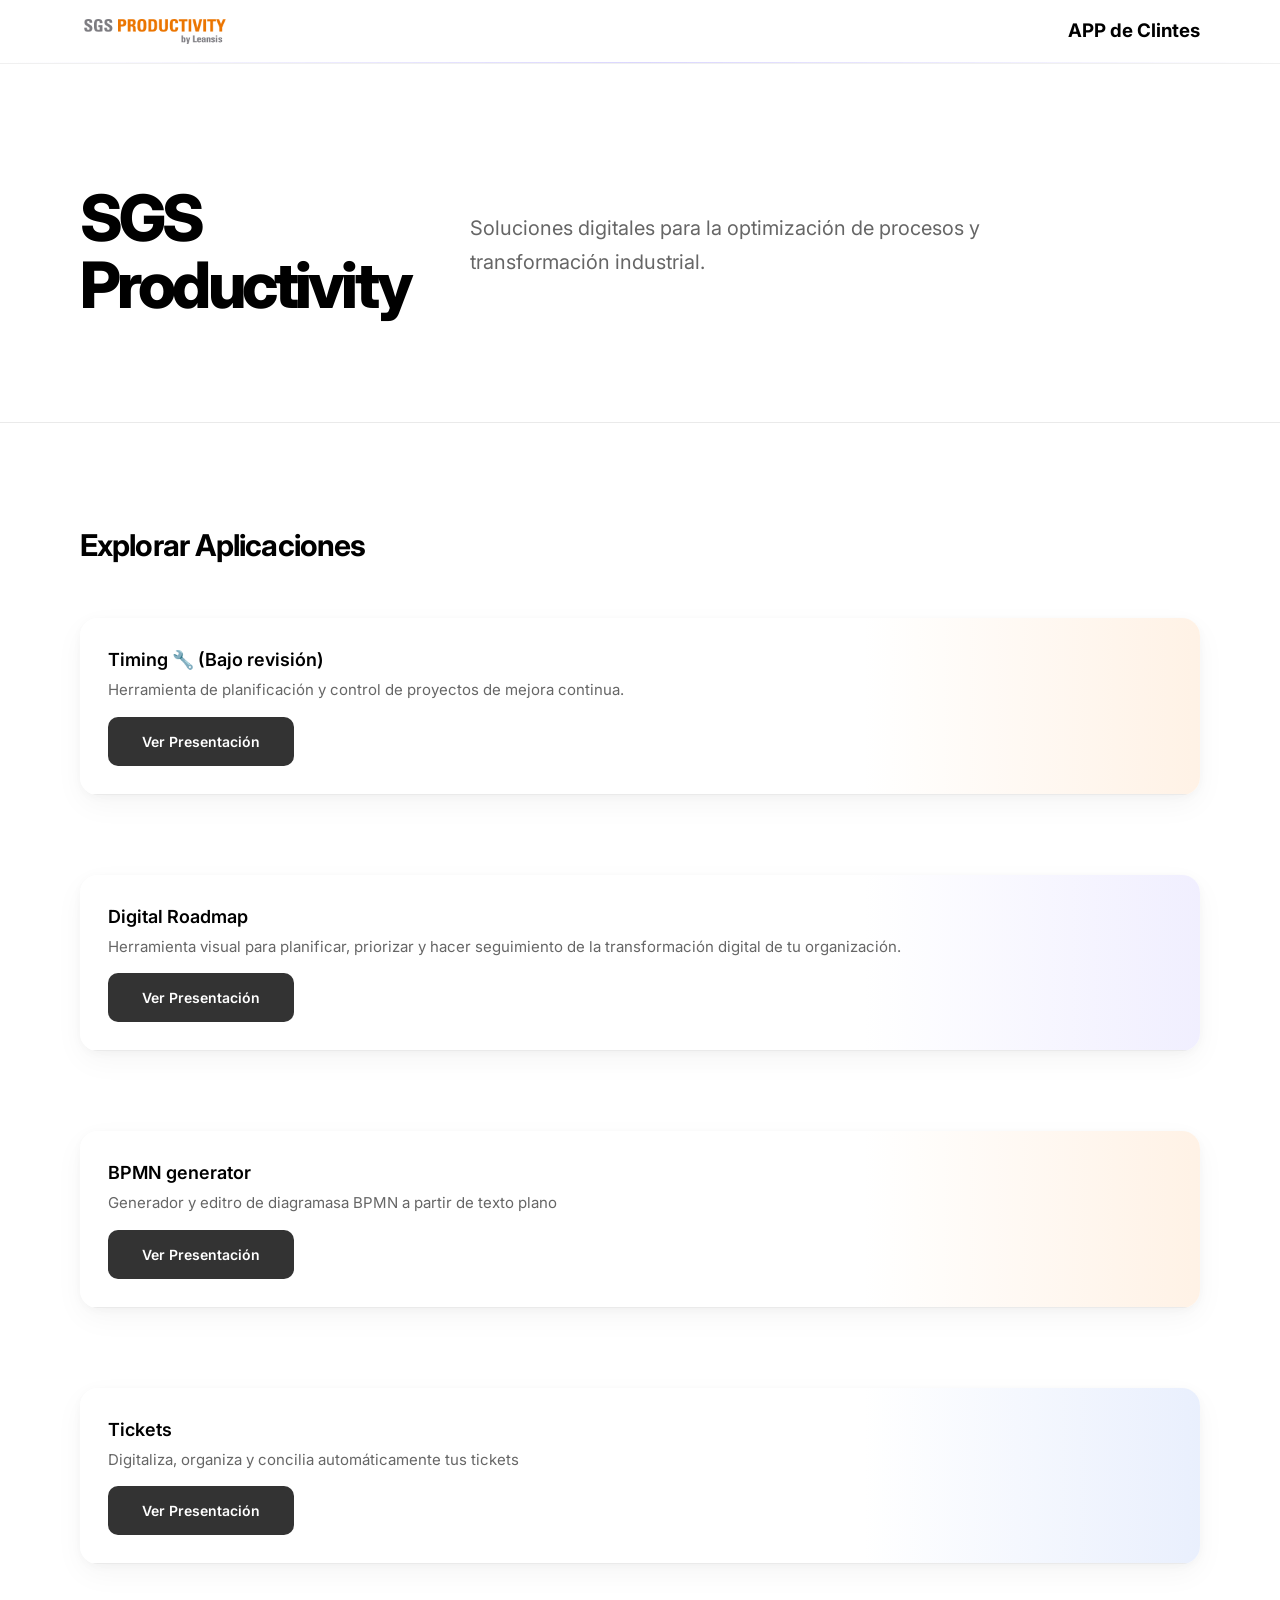
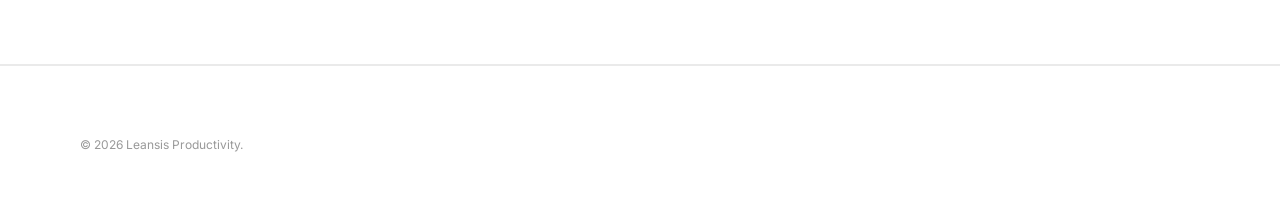
<file: index.html>
<!DOCTYPE html>
<html lang="es">
<head>
    <meta charset="UTF-8">
    <meta name="viewport" content="width=device-width, initial-scale=1.0">
    <title>Leansis Productivity | Consultores</title>
    <link rel="stylesheet" href="style.css">
    <link rel="preconnect" href="https://fonts.googleapis.com">
    <link rel="preconnect" href="https://fonts.gstatic.com" crossorigin>
    <link href="https://fonts.googleapis.com/css2?family=Inter:wght@400;500;600;700;800&family=JetBrains+Mono:wght@400;500&display=swap" rel="stylesheet">
</head>
<body>
    <!-- Navigation -->
    <nav class="nav">
        <div class="nav-container" style="display:flex; flex-direction:row; justify-content:space-between; ">
            <img src="imagenes/logo.png" alt="leansis" class="imagenlogo">
            <a href="https://leansis.github.io/clientes/index.html"><h3>APP de Clintes</h3></a>
        </div>
    </nav>

    <main>
        <section class="hero">
            <div class="hero-container">
                <h1>SGS<br></b>Productivity</h1>
                <p>Soluciones digitales para la optimización de procesos y transformación industrial.</p>
            </div>
        </section>

        <section class="screenshots-section">
            <div class="section-title text-center">
                <h2>Explorar Aplicaciones</h2>
            </div>
            <div class="screenshots-grid"> 
                <!-- Timing Card --> 
                <div class="screenshot-container reveal timing-theme"> 
                    <div class="screenshot-info"> 
                        <h3>Timing 🔧 (Bajo revisión)</h3> 
                        <p>Herramienta de planificación y control de proyectos de mejora continua.</p> 
                        <a href="timing.html" class="cta-button" style="margin-top: 15px; background: #333;">Ver Presentación</a> 
                    </div> 
                </div> 
                <!-- Roadmap Card --> 
                <div class="screenshot-container reveal roadmap-theme"> 
                    <div class="screenshot-info"> 
                        <h3>Digital Roadmap</h3> 
                        <p>Herramienta visual para planificar, priorizar y hacer seguimiento de la transformación digital de tu organización.</p> 
                        <a href="roadmap.html" class="cta-button" style="margin-top: 15px; background: #333;">Ver Presentación</a> 
                    </div> 
                </div>

                <!-- BPMN generator Card -->
                <div class="screenshot-container reveal bpmnG-theme">
                    <div class="screenshot-info">
                        <h3>BPMN generator</h3>
                        <p>Generador y editro de diagramasa BPMN a partir de texto plano</p>
                        <a href="bpmnG.html" class="cta-button" style="margin-top: 15px; background: #333;">Ver Presentación</a>
                    </div>
                </div>

                <!-- Tickets Card -->
                <div class="screenshot-container reveal tickets-theme">
                    <div class="screenshot-info">
                        <h3>Tickets</h3>
                        <p>Digitaliza, organiza y concilia automáticamente tus tickets</p>
                        <a href="tickets.html" class="cta-button" style="margin-top: 15px; background: #333;">Ver Presentación</a>
                    </div>
                </div>

            </div>            
        </section>
    </main>

    <!-- Footer -->
    <footer class="footer">
        <div class="footer-container">
            <div class="copyright">© <span id="year"></span> Leansis Productivity.</div>
        </div>
    </footer>

    <script src="script.js"></script>
</body>
</html>
</file>
<file: style.css>
:root {
    --bg-color: #ffffff;
    --text-color: #000000;
    --muted-color: #666666;
    --border-color: #eaeaea;
    --accent-border: #dddddd;

    --font-sans: "Inter", -apple-system, BlinkMacSystemFont, "Segoe UI", Roboto, Helvetica, Arial, sans-serif;
    --font-mono: "JetBrains Mono", ui-monospace, SFMono-Regular, monospace;
}

.roadmap-theme {
    --accent: #6d5dfc;
    --accent-light: #f3f1ff;
    --accent-soft: rgba(109, 93, 252, 0.12);
}

.timing-theme {
    --accent: #ff7b00;
    --accent-light: #fff5eb;
    --accent-soft: rgba(255, 123, 0, 0.12);
}

.bpmnG-theme {
    --accent: #ff7b00;
    --accent-light: #fff5eb;
    --accent-soft: rgba(255, 123, 0, 0.12);
}

.tickets-theme {
    --accent: #2563eb;
    --accent-light: #eff6ff;
    --accent-soft: rgba(37, 99, 235, 0.12);
}

* {
    margin: 0;
    padding: 0;
    box-sizing: border-box;
}

html {
    scroll-behavior: smooth;
}

body {
    background-color: var(--bg-color);
    color: var(--text-color);
    font-family: var(--font-sans);
    -webkit-font-smoothing: antialiased;
    line-height: 1.5;
}

a {
    text-decoration: none;
    color: inherit;
    transition:
        transform .25s ease,
        opacity .25s ease;
}

/* ───────────────────────────── */
/* NAVBAR */
/* ───────────────────────────── */

.nav {
    height: 64px;
    border-bottom: 1px solid rgba(0,0,0,.06);
    position: sticky;
    top: 0;
    background: rgba(255, 255, 255, 0.72);
    backdrop-filter: blur(14px);
    z-index: 100;
}

.nav::after {
    content: "";
    position: absolute;
    bottom: 0;
    left: 0;
    width: 100%;
    height: 1px;
    background: linear-gradient(
        to right,
        transparent,
        rgba(109,93,252,.25),
        transparent
    );
}

.nav-container {
    max-width: 1200px;
    margin: 0 auto;
    height: 100%;
    display: flex;
    align-items: center;
    justify-content: space-between;
    padding: 0 40px;
}

.logo {
    font-weight: 700;
    letter-spacing: -0.05em;
    font-size: 18px;
    text-transform: uppercase;
}

.imagenlogo {
    width: 150px;
    height: auto;
    object-fit: cover;
}

/* ───────────────────────────── */
/* HERO */
/* ───────────────────────────── */

.hero {
    padding: 120px 0 80px 0;
    position: relative;
    overflow: hidden;

    background:
        radial-gradient(
            circle at top right,
            var(--accent-soft)
            transparent 35%
        ),
        linear-gradient(
            to bottom,
            #fafafe,
            #ffffff
        );
}

.hero::before {
    content: "";
    position: absolute;
    top: -120px;
    right: -120px;
    width: 420px;
    height: 420px;
    background: var(--accent-soft);
    filter: blur(90px);
    border-radius: 50%;
    pointer-events: none;
}

.hero-container {
    max-width: 1200px;
    margin: 0 auto;
    padding: 0 40px;

    display: flex;
    align-items: center;
    gap: 60px;

    position: relative;
    z-index: 2;
}

.hero-content {
    flex: 1;
}

.hero h1 {
    font-size: clamp(42px, 5vw, 72px);
    font-weight: 800;
    letter-spacing: -0.06em;
    line-height: 1.05;
    margin-bottom: 24px;
}

.hero p {
    color: var(--muted-color);
    font-size: 20px;
    max-width: 650px;
    margin-bottom: 36px;
    line-height: 1.7;
}

/* Badge superior */

.app-badge {
    display: inline-flex;
    align-items: center;
    gap: 8px;

    padding: 8px 14px;
    margin-bottom: 24px;

    background: var(--accent-soft);
    color: var(--accent);

    border: 1px solid rgba(109,93,252,0.18);
    border-radius: 999px;

    font-size: 12px;
    font-weight: 600;
    letter-spacing: .04em;
}

/* CTA */

.cta-button {
    display: inline-block;

    background: var(--accent);

    color: #fff;
    padding: 14px 34px;
    border-radius: 10px;

    font-weight: 600;
    font-size: 14px;

    transition:
        transform .25s ease,
        opacity .25s ease;
}

.cta-button:hover, a:hover{
    transform: translateY(-2px);
    opacity: .95;
}

/* ───────────────────────────── */
/* VIDEO HERO */
/* ───────────────────────────── */

.video-container {
    flex: 1.5;

    border: 1px solid rgba(0,0,0,.06);
    border-radius: 18px;
    overflow: hidden;

    aspect-ratio: 16 / 9;

    display: flex;
    align-items: center;
    justify-content: center;

    background: #fff;

    box-shadow:
        0 10px 30px rgba(0,0,0,.04),
        0 2px 10px rgba(0,0,0,.03);

    opacity: 0;
    transform: translateY(40px) scale(0.98);

    transition:
        opacity 1s ease-out,
        transform 1s ease-out,
        box-shadow .3s ease;
}

.video-container:hover {
    transform: translateY(-4px);
}

.video-container.reveal {
    opacity: 1;
    transform: translateY(0) scale(1);
}

.video-container video,
.video-container iframe {
    width: 100%;
    height: 100%;
    object-fit: contain;
    display: block;
    border: none;
}

/* ───────────────────────────── */
/* SCREENSHOTS */
/* ───────────────────────────── */

.screenshots-section {
    border-top: 1px solid var(--border-color);
    border-bottom: 1px solid var(--border-color);
    padding: 100px 0;}

.section-title {
    max-width: 1200px;
    margin: 0 auto 50px auto;
    padding: 0 40px;
}

.section-title h2 {
    font-size: 30px;
    font-weight: 700;
    letter-spacing: -0.03em;
}

.screenshots-grid {
    max-width: 1200px;
    margin: 0 auto;
    padding: 0 40px;

    display: flex;
    flex-direction: column;
    gap: 80px;
}

.screenshot-container {
    background: linear-gradient(
        to right,
        #ffffff 0%,
        #ffffff 70%,
        color-mix(in srgb, var(--accent) 10%, white) 100%
    );    overflow: hidden;
    
    border-radius: 18px;

    box-shadow:
        0 10px 30px rgba(0,0,0,.04),
        0 2px 10px rgba(0,0,0,.03);

    opacity: 0;
    transform: translateY(60px);

    transition:
        opacity 0.8s ease-out,
        transform 0.8s ease-out,
        box-shadow .3s ease;
}

.screenshot-container:hover {
    transform: translateY(-4px);
}

.screenshot-container.reveal {
    opacity: 1;
    transform: translateY(0);
}

.screenshot-info {
    padding: 28px;
    border-bottom: 1px solid var(--border-color);
}

.screenshot-info h3 {
    font-size: 18px;
    font-weight: 600;
    margin-bottom: 6px;
}

.screenshot-info p {
    font-size: 15px;
    color: var(--muted-color);
}

.screenshot-img {
    width: 100%;
    display: block;
    height: auto;
    min-height: 480px;
}

/* ───────────────────────────── */
/* FEATURES */
/* ───────────────────────────── */

.features-section {
    padding: 100px 0;
    background: #fcfcff;
}

.features-section .section-title {
    text-align: center;
    margin-bottom: 70px;
}

.feature-block {
    display: grid;
    grid-template-columns: 1fr 1fr;
    gap: 60px;
    align-items: center;

    max-width: 1200px;
    margin: 0 auto 100px;
    padding: 0 40px;
}

.feature-block.reverse {
    direction: rtl;
}

.feature-block.reverse > * {
    direction: ltr;
}

.feature-video {
    border-radius: 18px;
    overflow: hidden;

    aspect-ratio: 16/9;
    background: #fff;

    border: 1px solid rgba(0,0,0,.06);

    box-shadow:
        0 10px 30px rgba(0,0,0,.04),
        0 2px 10px rgba(0,0,0,.03);

    transition:
        transform .3s ease,
        box-shadow .3s ease;
}

.feature-video:hover {
    transform: translateY(-4px);
}

.feature-video video,
.feature-video iframe,
.feature-video img {
    width: 100%;
    height: 100%;
    object-fit: cover;
    display: block;
    border: none;
}

.feature-text {
    display: flex;
    flex-direction: column;
    gap: 18px;

    position: relative;
    padding-left: 24px;
}

.feature-text::before {
    content: "";
    position: absolute;
    left: 0;
    top: 8px;

    width: 3px;
    height: 64px;

    border-radius: 999px;

    background: linear-gradient(
        to bottom,
        var(--accent),
        transparent
    );
}

.feature-tag {
    display: inline-block;

    font-family: var(--font-mono);
    font-size: 11px;
    font-weight: 600;

    letter-spacing: .08em;
    text-transform: uppercase;

    padding: 6px 14px;
    border-radius: 999px;

    background: var(--accent-soft);
    color: var(--accent);

    border: 1px solid rgba(109,93,252,0.18);

    width: fit-content;
}

.feature-text h3 {
    font-size: clamp(1.4rem, 2.5vw, 2rem);
    font-weight: 700;
    line-height: 1.2;
    letter-spacing: -0.03em;
}

.feature-text p {
    font-size: 1rem;
    line-height: 1.8;
    color: #555;
}

.feature-list {
    list-style: none;
    padding: 0;
    margin-top: 8px;

    display: flex;
    flex-direction: column;
    gap: 12px;
}

.feature-list li {
    font-size: .95rem;
    color: #555;

    display: flex;
    align-items: flex-start;
    gap: 10px;
}

.feature-list li::before {
    content: "•";
    color: var(--accent);
    font-weight: 700;
    flex-shrink: 0;
    margin-top: 1px;
}

/* ───────────────────────────── */
/* FOOTER */
/* ───────────────────────────── */

.footer {
    padding: 70px 0;
    border-top: 1px solid var(--border-color);
}

.footer-container {
    max-width: 1200px;
    margin: 0 auto;
    padding: 0 40px;

    display: flex;
    justify-content: space-between;
    align-items: center;
}

.copyright {
    color: #999;
    font-size: 12px;
}

/* ───────────────────────────── */
/* IMG */
/* ───────────────────────────── */

img {
    width: 100%;
    height: 100%;
    object-fit: cover;
}

/* ───────────────────────────── */
/* Carrusel */
/* ───────────────────────────── */

.carousel {
  display: flex;
  align-items: center;
  justify-content: center;
  gap: 15px;
  max-width: 70%;
  margin: auto;
}

.frame {
  width: 100%;
  height: 500px;
  overflow: hidden;
  border-radius: 16px;
  box-shadow: 0 10px 25px rgba(0,0,0,0.15);
  background: white;
}

.frame img {
  width: 100%;
  height: 100%;
  object-fit: contain;
  transition: opacity 0.3s ease;
}

.btn {
  background: #ff7b00;
  border: none;
  color: white;
  font-size: 28px;
  width: 45px;
  height: 45px;
  border-radius: 50%;
  cursor: pointer;
  transition: 0.25s ease;
  box-shadow: 0 6px 15px rgba(255, 123, 0, 0.3);
}

.btn:hover {
  background: #ff8c1a;
  transform: scale(1.1);
}

.btn:active {
  transform: scale(0.95);
}

/* ───────────────────────────── */
/* RESPONSIVE */
/* ───────────────────────────── */

@media (max-width: 850px) {

    .hero-container {
        flex-direction: column;
        text-align: center;
    }

    .hero p {
        margin-left: auto;
        margin-right: auto;
    }

    .video-container {
        width: 100%;
        max-width: 600px;
    }
}

@media (max-width: 768px) {

    .feature-block,
    .feature-block.reverse {
        grid-template-columns: 1fr;
        direction: ltr;
        margin-bottom: 70px;
    }

    .footer-container {
        flex-direction: column;
        gap: 20px;
        text-align: center;
    }

    .hero {
        padding-top: 90px;
    }

    .hero h1 {
        font-size: 48px;
    }

    .hero p {
        font-size: 18px;
    }

    .section-title h2 {
        font-size: 26px;
    }
}


@media (max-width: 600px) {
  .carousel {
    flex-direction: column;
    gap: 10px;
    padding: 10px;
    max-width: 100%;
  }

  .frame {
    width: 100%;
    height: 220px;
    border-radius: 12px;
  }

  /* botones más grandes y abajo */
  .btn {
    width: 50px;
    height: 50px;
    font-size: 26px;
  }

  /* agrupamos botones en fila */
  .carousel::after {
    content: "";
  }
}
</file>
